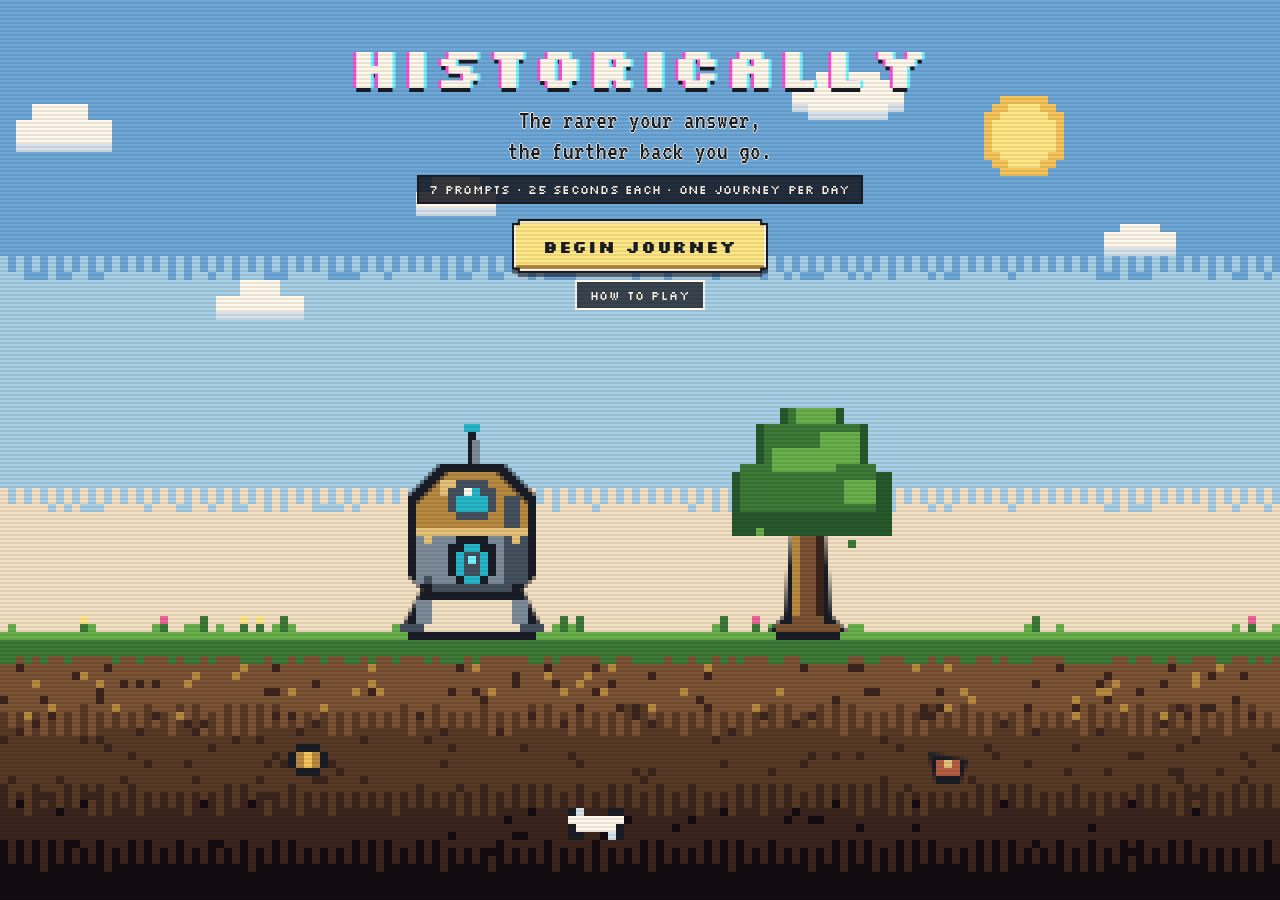
<file: public/index.html>
<!DOCTYPE html>
<html lang="en">
<head>
  <meta charset="UTF-8">
  <meta name="viewport" content="width=device-width, initial-scale=1.0">
  <title>Historically — Daily History Trivia</title>
  <link rel="preconnect" href="https://fonts.googleapis.com">
  <link rel="preconnect" href="https://fonts.gstatic.com" crossorigin>
  <link href="https://fonts.googleapis.com/css2?family=Silkscreen:wght@400;700&family=VT323&display=swap" rel="stylesheet">
  <link rel="stylesheet" href="css/landing.css">
</head>
<body>
  <!-- Full-screen procedural pixel-art stage -->
  <div id="scene-stage" class="scene-stage">
    <canvas id="scene-canvas" class="scene-canvas" aria-hidden="true"></canvas>

    <!-- Main landing overlay -->
    <main class="landing-overlay">
      <header class="hero-block">
        <h1 class="hero-title">HISTORICALLY</h1>
        <p class="hero-tagline">The rarer your answer, the further back you go.</p>
        <p class="hero-stats">7 prompts · 25 seconds each · one journey per day</p>

        <div class="hero-actions">
          <div class="pixel-btn-wrap">
            <a id="begin-btn" class="pixel-btn" href="play.html">Begin Journey</a>
          </div>
          <button
            id="how-toggle"
            class="how-toggle"
            type="button"
            aria-haspopup="dialog"
            aria-expanded="false"
            aria-controls="how-modal"
          >
            How to play
          </button>
        </div>
      </header>
    </main>
  </div>

  <!-- How to play modal -->
  <div
    id="how-modal"
    class="modal-backdrop"
    role="dialog"
    aria-modal="true"
    aria-labelledby="how-modal-title"
    hidden
  >
    <div class="modal-card">
      <div class="modal-header">
        <h2 id="how-modal-title" class="modal-title">How to play</h2>
        <button id="modal-close" class="modal-close" type="button" aria-label="Close modal">X</button>
      </div>
      <ol class="modal-steps">
        <li class="modal-step">
          <span class="modal-step__num" aria-hidden="true">1</span>
          <div>
            <h3 class="modal-step__heading">Answer</h3>
            <p class="modal-step__text">Type one answer for each of the 7 daily prompts before the 25-second clock runs out.</p>
          </div>
        </li>
        <li class="modal-step">
          <span class="modal-step__num" aria-hidden="true">2</span>
          <div>
            <h3 class="modal-step__heading">Get graded by rarity</h3>
            <p class="modal-step__text">Obvious picks score little. Obscure but correct answers earn rare tiers and bigger leaps.</p>
          </div>
        </li>
        <li class="modal-step">
          <span class="modal-step__num" aria-hidden="true">3</span>
          <div>
            <h3 class="modal-step__heading">Travel back in time</h3>
            <p class="modal-step__text">Start in the present and plunge deeper through the eras with every rare answer.</p>
          </div>
        </li>
      </ol>
    </div>
  </div>

  <!-- CRT scanline overlay & transition curtain -->
  <div class="crt-scanlines" aria-hidden="true"></div>
  <div id="fade-curtain" class="fade-curtain" aria-hidden="true"></div>

  <script src="js/scene.js"></script>
</body>
</html>
</file>
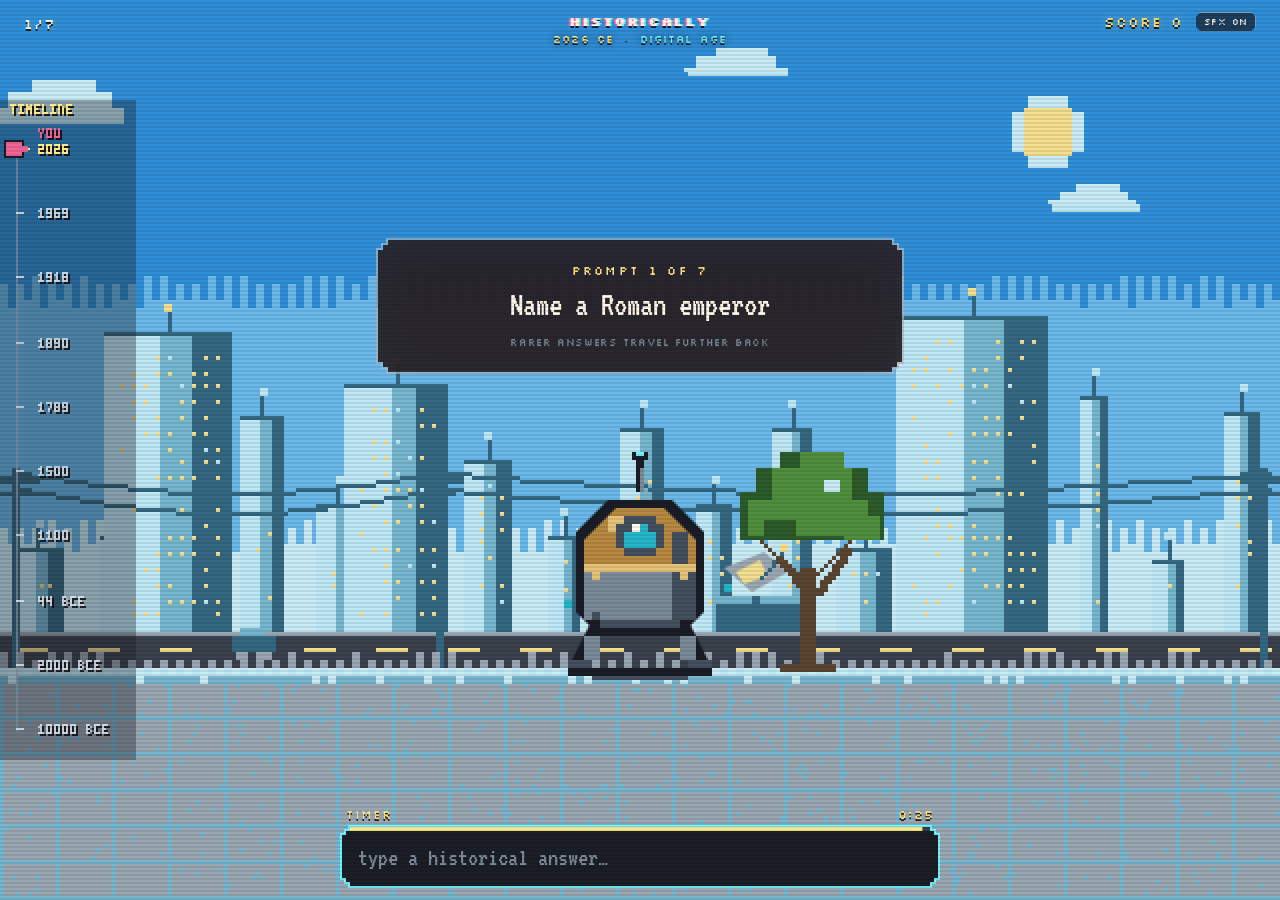
<file: public/play.html>
<!DOCTYPE html>
<html lang="en">
<head>
  <meta charset="UTF-8">
  <meta name="viewport" content="width=device-width, initial-scale=1.0, interactive-widget=resizes-content">
  <title>Playing — Historically</title>
  <link rel="preconnect" href="https://fonts.googleapis.com">
  <link rel="preconnect" href="https://fonts.gstatic.com" crossorigin>
  <link href="https://fonts.googleapis.com/css2?family=Silkscreen:wght@400;700&family=VT323&display=swap" rel="stylesheet">
  <link rel="stylesheet" href="css/play.css">
</head>
<body>
  <!-- Full-screen grounded era stage -->
  <div id="world-stage" class="world-stage">
    <canvas id="world-canvas" class="world-canvas" aria-hidden="true"></canvas>

    <!-- Tiny corner HUD: round counter, current year + era, score and sound -->
    <nav class="game-hud" aria-label="Game status">
      <span id="hud-round" class="hud-round">1/7</span>
      <div class="hud-center">
        <a class="hud-logo" href="index.html" aria-label="Back to home">HISTORICALLY</a>
        <p class="hud-era">
          <span id="hud-year">2026 CE</span>
          <span class="hud-era__sep" aria-hidden="true">·</span>
          <span id="hud-era-name">DIGITAL AGE</span>
        </p>
      </div>
      <div class="hud-right">
        <span id="hud-score" class="hud-score">SCORE 0</span>
        <button id="mute-toggle" class="hud-mute" type="button" aria-pressed="false">SFX ON</button>
      </div>
    </nav>

    <!-- In-world floating prompt panel (notched pixel corners, scanline texture) -->
    <div id="prompt-anchor" class="prompt-anchor is-hidden" aria-live="polite">
      <div class="prompt-frame">
        <div class="prompt-panel">
          <p id="prompt-label" class="prompt-label">PROMPT 1 OF 7</p>
          <h1 id="prompt-question" class="prompt-question">Loading…</h1>
          <p class="prompt-hint">rarer answers travel further back</p>
        </div>
      </div>
    </div>

    <!-- Large rolling year counter during a jump -->
    <div id="travel-counter" class="travel-counter" hidden aria-hidden="true">
      <span id="travel-counter-year" class="travel-counter__year">2026</span>
      <span id="travel-counter-suffix" class="travel-counter__suffix">CE</span>
    </div>

    <!-- Landing title card: rarity tier, era and destination year -->
    <div id="landing-tier" class="landing-tier" hidden role="dialog" aria-labelledby="landing-tier-name" aria-describedby="landing-tier-body">
      <p id="landing-tier-name" class="landing-tier__name"></p>
      <div id="landing-tier-body">
        <p id="landing-tier-answer" class="landing-tier__answer"></p>
        <p class="landing-tier__score">
          <span id="landing-tier-points" class="landing-tier__points"></span>
          <span aria-hidden="true">·</span>
          <span id="landing-tier-travel" class="landing-tier__travel"></span>
        </p>
        <p id="landing-tier-year" class="landing-tier__year"></p>
        <p id="landing-tier-era" class="landing-tier__era"></p>
        <p id="landing-tier-flavour" class="landing-tier__flavour"></p>
      </div>
      <button id="landing-tier-continue" class="landing-tier__continue" type="button">Continue</button>
    </div>

    <!-- Bottom-docked answer input with thin pixel timer bar on top edge -->
    <div id="answer-dock" class="answer-dock">
      <div class="answer-timer-meta" id="timer-meta">
        <span>TIMER</span>
        <span id="timer-clock">0:25</span>
      </div>
      <div class="answer-frame">
        <div class="answer-box">
          <div class="timer-track">
            <div id="timer-fill" class="timer-fill"></div>
          </div>
          <form id="answer-form" class="answer-form" action="javascript:void(0)">
            <label for="answer-input" class="sr-only">Your answer</label>
            <input
              id="answer-input"
              class="answer-input"
              type="text"
              placeholder="type a historical answer…"
              autocomplete="off"
              spellcheck="false"
              disabled
            >
          </form>
        </div>
      </div>
      <p id="answer-feedback" class="answer-feedback" role="status" aria-live="polite" hidden></p>
    </div>
  </div>

  <!-- CRT scanline overlay & fade curtain -->
  <div class="crt-scanlines" aria-hidden="true"></div>
  <div id="fade-curtain" class="fade-curtain" aria-hidden="true"></div>

  <!-- Modular scripts: data → era art → renderer → travel → HUD → game loop -->
  <script src="data/prompts.js"></script>
  <script src="js/game-data.js"></script>
  <script src="js/eras/era-utils.js"></script>
  <script src="js/eras/01-digital.js"></script>
  <script src="js/eras/02-cold-war.js"></script>
  <script src="js/eras/03-world-wars.js"></script>
  <script src="js/eras/04-industrial.js"></script>
  <script src="js/eras/05-revolutions.js"></script>
  <script src="js/eras/06-renaissance.js"></script>
  <script src="js/eras/07-medieval.js"></script>
  <script src="js/eras/08-classical.js"></script>
  <script src="js/eras/09-bronze-age.js"></script>
  <script src="js/eras/10-prehistory.js"></script>
  <script src="js/eras/eras-config.js"></script>
  <script src="js/audio.js"></script>
  <script src="js/time-machine.js"></script>
  <script src="js/time-travel.js"></script>
  <script src="js/scene-renderer.js"></script>
  <script src="js/hud.js"></script>
  <script src="js/prompt-panel.js"></script>
  <script src="js/game-loop.js"></script>
</body>
</html>
</file>
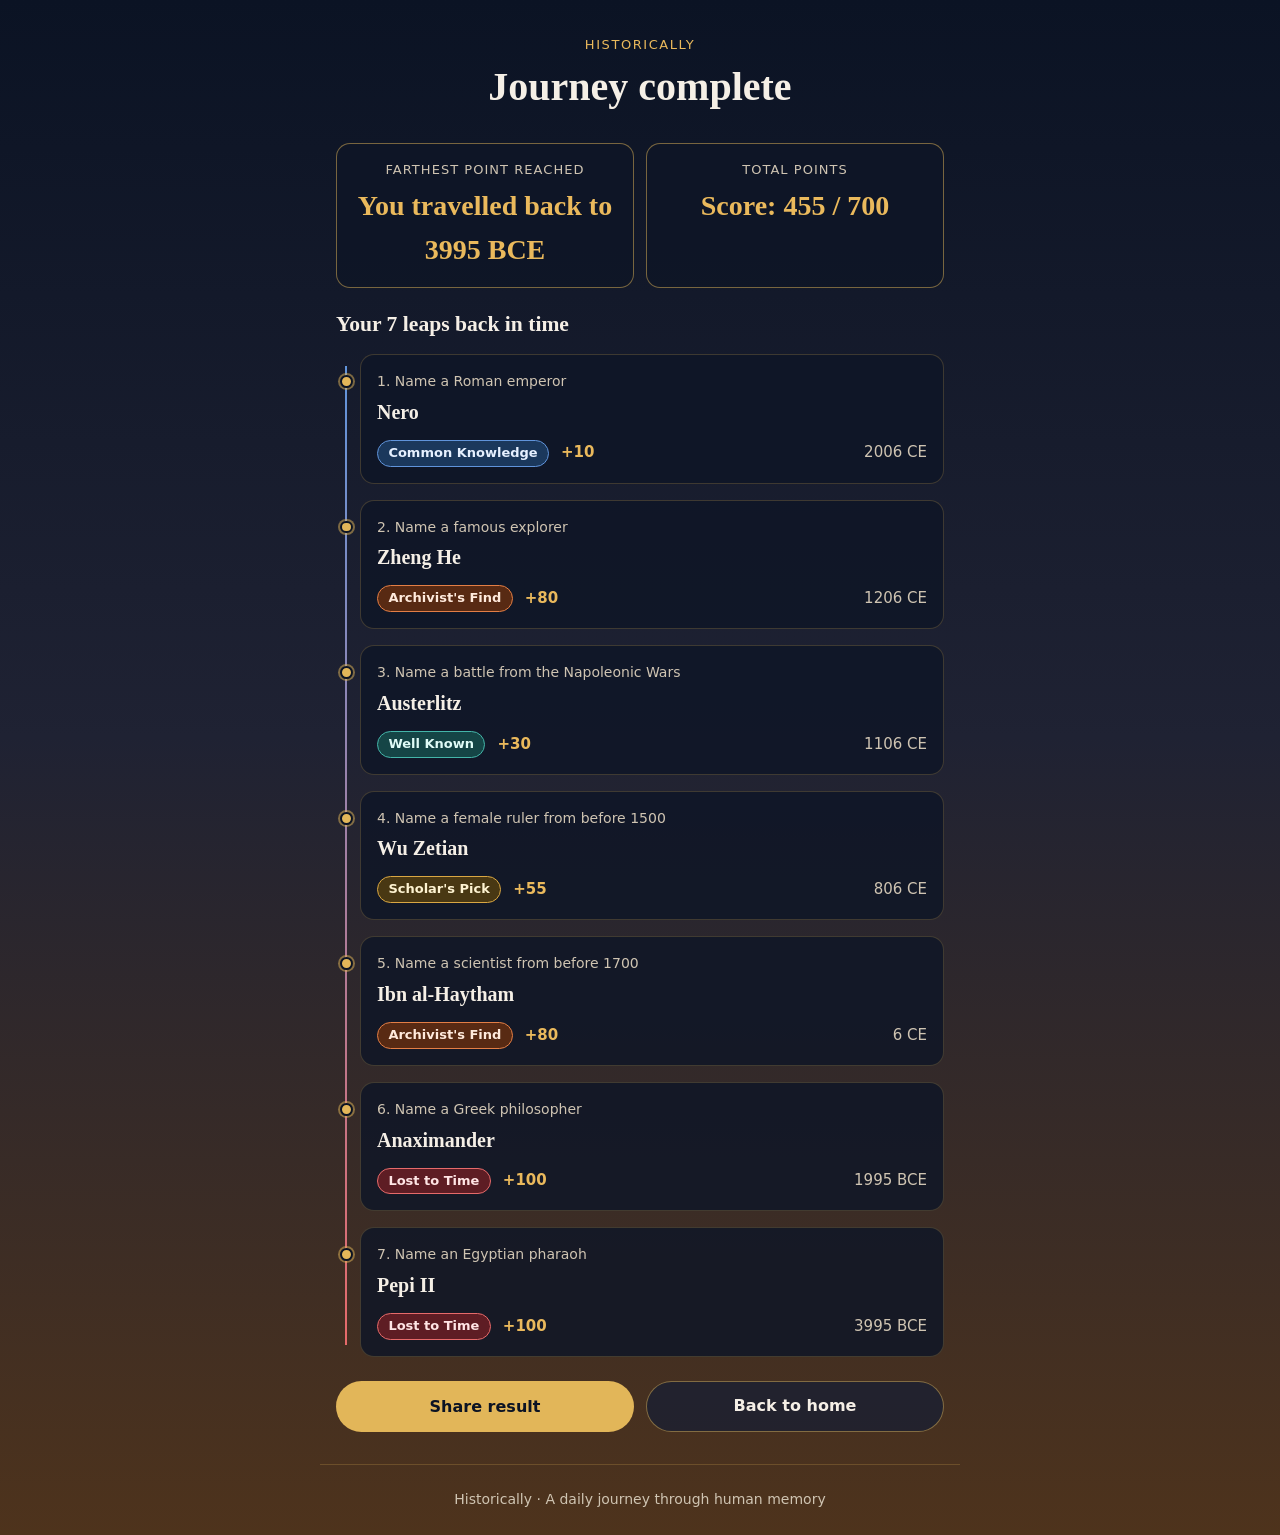
<file: public/results.html>
<!DOCTYPE html>
<html lang="en">
<head>
  <meta charset="UTF-8">
  <meta name="viewport" content="width=device-width, initial-scale=1.0">
  <title>Journey Complete — Historically</title>
  <link rel="stylesheet" href="css/style.css">
</head>
<body>
  <!-- Header: brand link and summary heading -->
  <header class="page-header results-hero">
    <a class="brand-mark" href="index.html">Historically</a>
    <h1 class="results-hero__title">Journey complete</h1>
  </header>

  <main class="page-main">
    <!-- Summary stats -->
    <section aria-label="Journey summary">
      <!-- LATER: JavaScript will make this live -->
      <div class="results-stats">
        <div class="stat-box">
          <p class="stat-box__label">Farthest point reached</p>
          <p class="stat-box__value">You travelled back to 3995 BCE</p>
        </div>
        <div class="stat-box">
          <p class="stat-box__label">Total points</p>
          <p class="stat-box__value">Score: 455 / 700</p>
        </div>
      </div>
    </section>

    <!-- Vertical timeline of the 7 answers -->
    <section aria-labelledby="timeline-heading">
      <h2 id="timeline-heading" class="section-heading">Your 7 leaps back in time</h2>
      <!-- LATER: JavaScript will make this live -->
      <ol class="timeline">
        <li class="timeline-node">
          <p class="timeline-node__prompt">1. Name a Roman emperor</p>
          <p class="timeline-node__answer">Nero</p>
          <div class="timeline-node__meta">
            <span class="tier-badge tier-badge--common">Common Knowledge</span>
            <span class="timeline-node__points">+10</span>
            <span class="timeline-node__year">2006 CE</span>
          </div>
        </li>

        <li class="timeline-node">
          <p class="timeline-node__prompt">2. Name a famous explorer</p>
          <p class="timeline-node__answer">Zheng He</p>
          <div class="timeline-node__meta">
            <span class="tier-badge tier-badge--archivist">Archivist's Find</span>
            <span class="timeline-node__points">+80</span>
            <span class="timeline-node__year">1206 CE</span>
          </div>
        </li>

        <li class="timeline-node">
          <p class="timeline-node__prompt">3. Name a battle from the Napoleonic Wars</p>
          <p class="timeline-node__answer">Austerlitz</p>
          <div class="timeline-node__meta">
            <span class="tier-badge tier-badge--well">Well Known</span>
            <span class="timeline-node__points">+30</span>
            <span class="timeline-node__year">1106 CE</span>
          </div>
        </li>

        <li class="timeline-node">
          <p class="timeline-node__prompt">4. Name a female ruler from before 1500</p>
          <p class="timeline-node__answer">Wu Zetian</p>
          <div class="timeline-node__meta">
            <span class="tier-badge tier-badge--scholar">Scholar's Pick</span>
            <span class="timeline-node__points">+55</span>
            <span class="timeline-node__year">806 CE</span>
          </div>
        </li>

        <li class="timeline-node">
          <p class="timeline-node__prompt">5. Name a scientist from before 1700</p>
          <p class="timeline-node__answer">Ibn al-Haytham</p>
          <div class="timeline-node__meta">
            <span class="tier-badge tier-badge--archivist">Archivist's Find</span>
            <span class="timeline-node__points">+80</span>
            <span class="timeline-node__year">6 CE</span>
          </div>
        </li>

        <li class="timeline-node">
          <p class="timeline-node__prompt">6. Name a Greek philosopher</p>
          <p class="timeline-node__answer">Anaximander</p>
          <div class="timeline-node__meta">
            <span class="tier-badge tier-badge--lost">Lost to Time</span>
            <span class="timeline-node__points">+100</span>
            <span class="timeline-node__year">1995 BCE</span>
          </div>
        </li>

        <li class="timeline-node">
          <p class="timeline-node__prompt">7. Name an Egyptian pharaoh</p>
          <p class="timeline-node__answer">Pepi II</p>
          <div class="timeline-node__meta">
            <span class="tier-badge tier-badge--lost">Lost to Time</span>
            <span class="timeline-node__points">+100</span>
            <span class="timeline-node__year">3995 BCE</span>
          </div>
        </li>
      </ol>
    </section>

    <!-- Action buttons -->
    <div class="results-actions">
      <!-- LATER: JavaScript will make this live -->
      <button class="btn btn--primary" type="button">Share result</button>
      <a class="btn btn--secondary" href="index.html">Back to home</a>
    </div>
  </main>

  <!-- Simple footer -->
  <footer class="page-footer">
    <p>Historically · A daily journey through human memory</p>
  </footer>
</body>
</html>
</file>
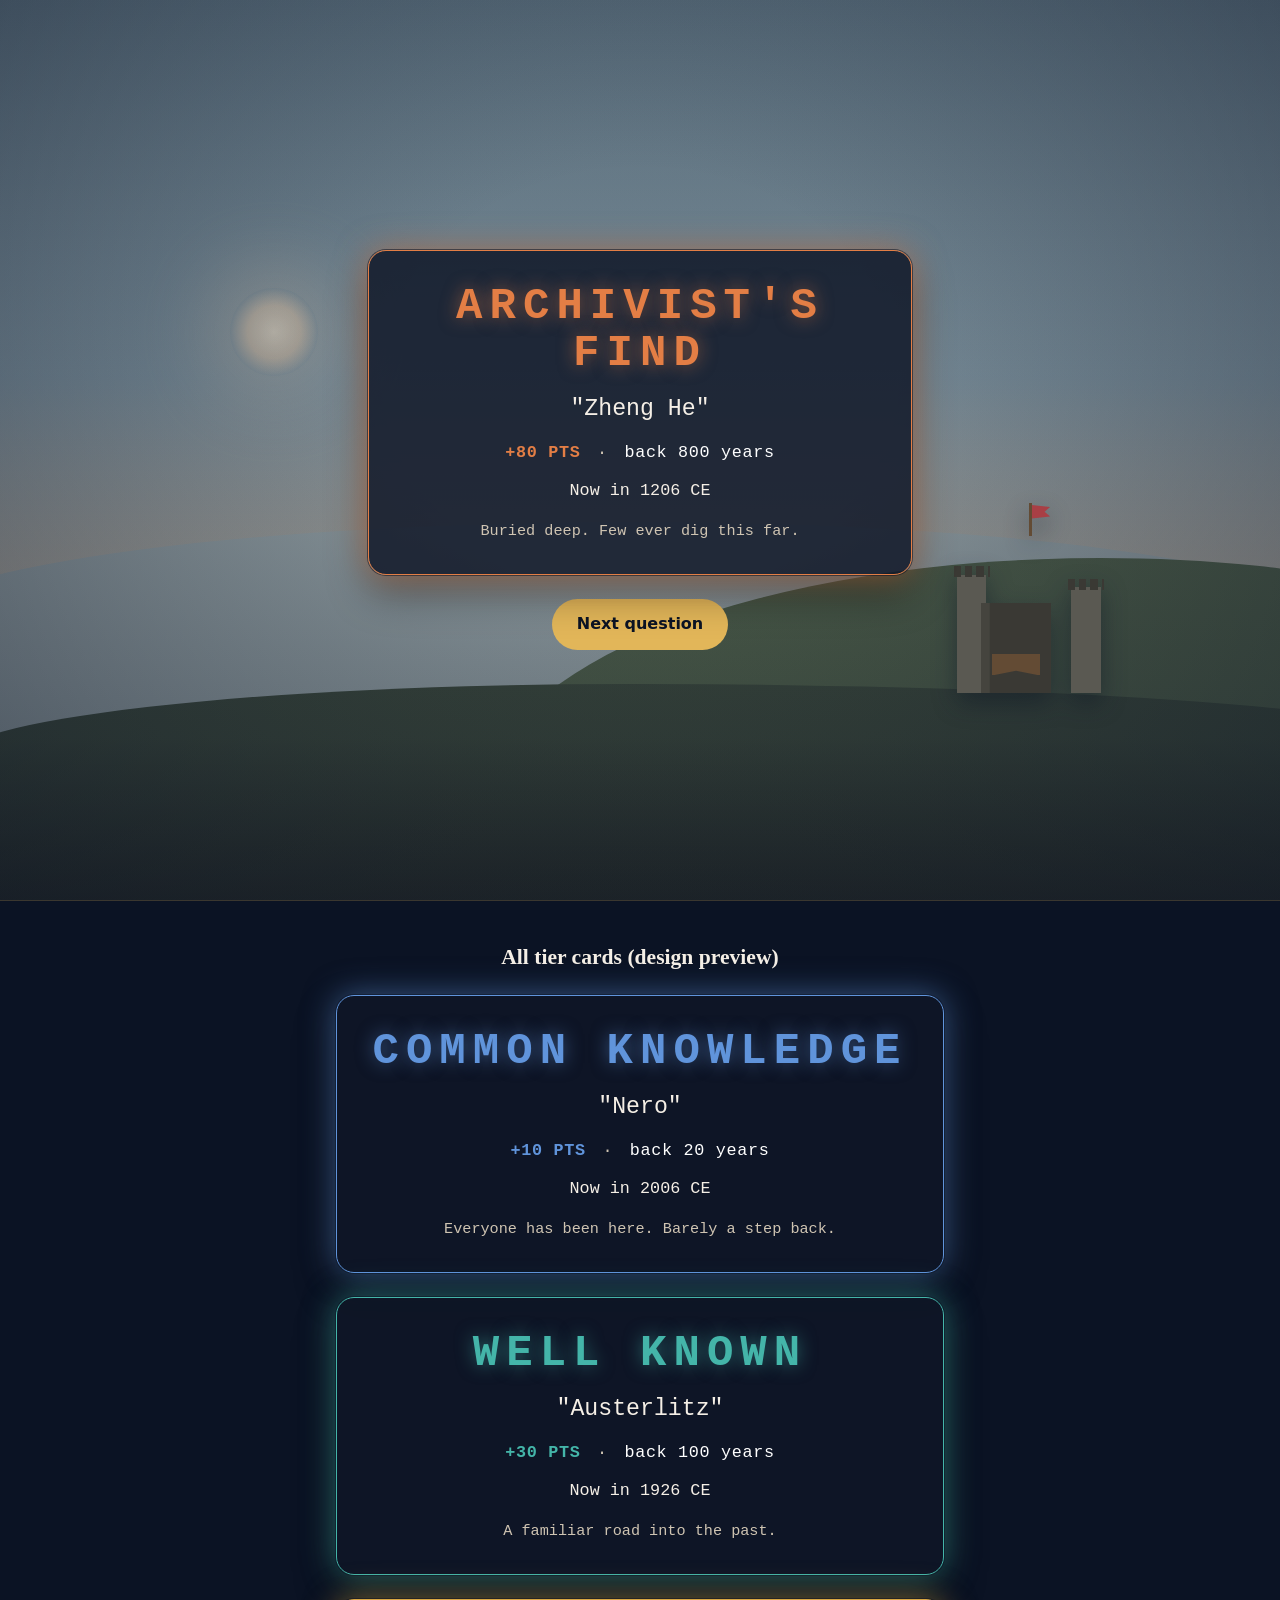
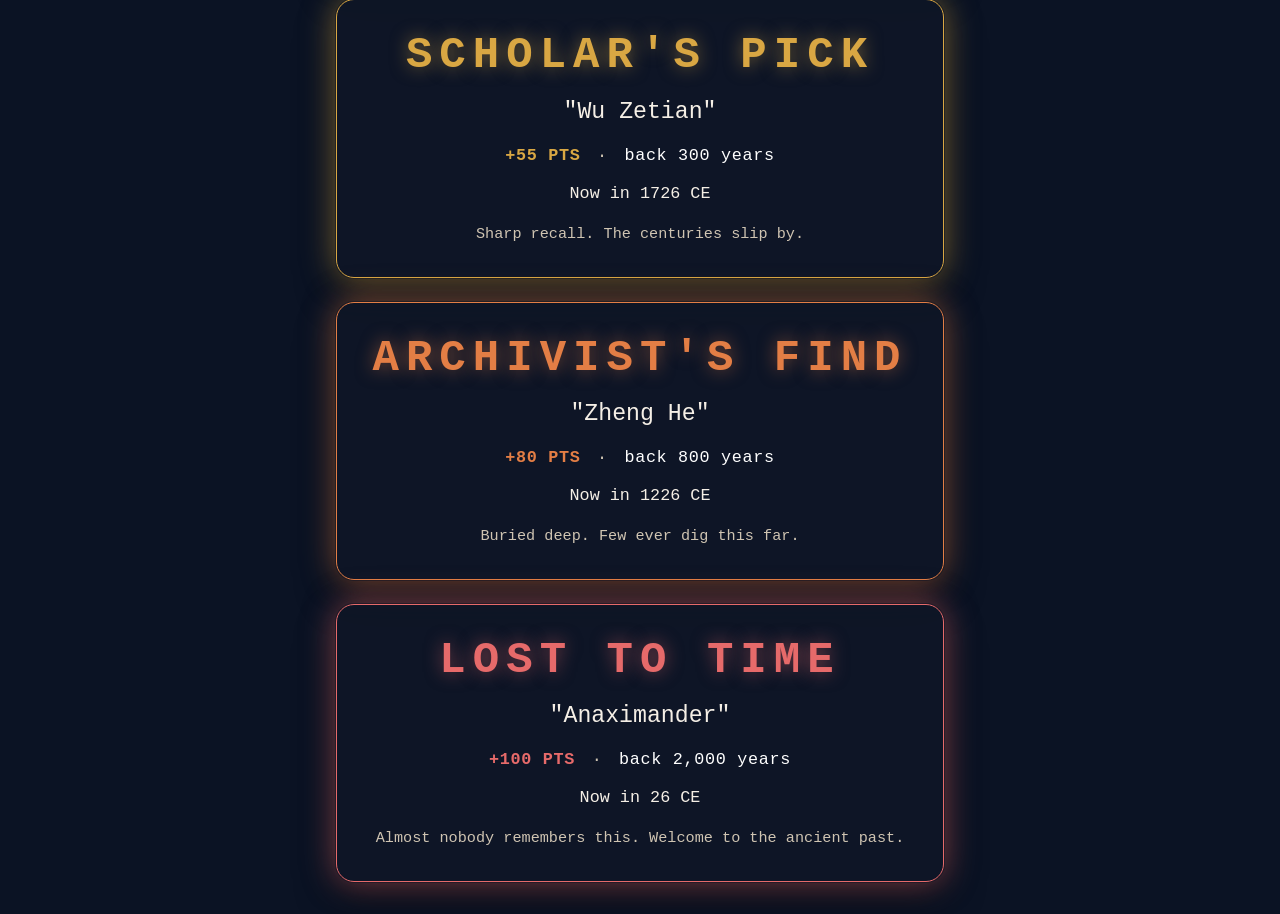
<file: public/reveal.html>
<!DOCTYPE html>
<html lang="en">
<head>
  <meta charset="UTF-8">
  <meta name="viewport" content="width=device-width, initial-scale=1.0">
  <title>Reveal — Historically</title>
  <link rel="stylesheet" href="css/style.css">
</head>
<body class="reveal-page">
  <!-- Sample: after answering question 2 of 7 (Zheng He → 1206 CE, Medieval) -->
  <section class="reveal-moment era-medieval" aria-label="Answer result">
    <div class="era-backdrop" aria-hidden="true">
      <div class="era-sky"></div>
      <div class="era-sun"></div>
      <div class="era-hills"></div>
      <div class="era-hills era-hills--castle"></div>
      <div class="era-hills era-hills--near"></div>
      <div class="era-castle">
        <div class="era-castle__tower era-castle__tower--left"></div>
        <div class="era-castle__keep"></div>
        <div class="era-castle__tower era-castle__tower--right"></div>
        <div class="era-castle__banner"></div>
      </div>
      <div class="era-ground"></div>
      <div class="era-vignette"></div>
    </div>

    <div class="reveal-content">
      <article class="result-card result-card--enter tier-archivist">
        <p class="result-card__tier">Archivist's Find</p>
        <p class="result-card__answer">"Zheng He"</p>
        <p class="result-card__score">
          <span class="result-card__points">+80 PTS</span>
          <span class="result-card__dot" aria-hidden="true">·</span>
          <span class="result-card__travel">back 800 years</span>
        </p>
        <p class="result-card__landed">Now in 1206 CE</p>
        <p class="result-card__flavour">Buried deep. Few ever dig this far.</p>
      </article>

      <a class="btn btn--primary" href="play.html">Next question</a>
    </div>
  </section>

  <!-- Development only: this section is for visual comparison, not the live game. -->
  <section class="tier-preview" aria-labelledby="tier-preview-heading">
    <div class="tier-preview__inner">
      <h2 id="tier-preview-heading" class="section-heading tier-preview__title">All tier cards (design preview)</h2>

      <article class="result-card tier-common">
        <p class="result-card__tier">Common Knowledge</p>
        <p class="result-card__answer">"Nero"</p>
        <p class="result-card__score">
          <span class="result-card__points">+10 PTS</span>
          <span class="result-card__dot" aria-hidden="true">·</span>
          <span class="result-card__travel">back 20 years</span>
        </p>
        <p class="result-card__landed">Now in 2006 CE</p>
        <p class="result-card__flavour">Everyone has been here. Barely a step back.</p>
      </article>

      <article class="result-card tier-well-known">
        <p class="result-card__tier">Well Known</p>
        <p class="result-card__answer">"Austerlitz"</p>
        <p class="result-card__score">
          <span class="result-card__points">+30 PTS</span>
          <span class="result-card__dot" aria-hidden="true">·</span>
          <span class="result-card__travel">back 100 years</span>
        </p>
        <p class="result-card__landed">Now in 1926 CE</p>
        <p class="result-card__flavour">A familiar road into the past.</p>
      </article>

      <article class="result-card tier-scholar">
        <p class="result-card__tier">Scholar's Pick</p>
        <p class="result-card__answer">"Wu Zetian"</p>
        <p class="result-card__score">
          <span class="result-card__points">+55 PTS</span>
          <span class="result-card__dot" aria-hidden="true">·</span>
          <span class="result-card__travel">back 300 years</span>
        </p>
        <p class="result-card__landed">Now in 1726 CE</p>
        <p class="result-card__flavour">Sharp recall. The centuries slip by.</p>
      </article>

      <article class="result-card tier-archivist">
        <p class="result-card__tier">Archivist's Find</p>
        <p class="result-card__answer">"Zheng He"</p>
        <p class="result-card__score">
          <span class="result-card__points">+80 PTS</span>
          <span class="result-card__dot" aria-hidden="true">·</span>
          <span class="result-card__travel">back 800 years</span>
        </p>
        <p class="result-card__landed">Now in 1226 CE</p>
        <p class="result-card__flavour">Buried deep. Few ever dig this far.</p>
      </article>

      <article class="result-card tier-lost">
        <p class="result-card__tier">Lost to Time</p>
        <p class="result-card__answer">"Anaximander"</p>
        <p class="result-card__score">
          <span class="result-card__points">+100 PTS</span>
          <span class="result-card__dot" aria-hidden="true">·</span>
          <span class="result-card__travel">back 2,000 years</span>
        </p>
        <p class="result-card__landed">Now in 26 CE</p>
        <p class="result-card__flavour">Almost nobody remembers this. Welcome to the ancient past.</p>
      </article>
    </div>
  </section>
</body>
</html>
</file>
<file: public/css/landing.css>
/* ==========================================================================
   Historically — Pixel-Art Landing Page Styles
   ========================================================================== */

:root {
  /* UI & Pixel Palette */
  --ui-ink: #1a1d26;
  --ui-cream: #fff8eb;
  --ui-sky: #a8d0e6;
  --ui-gold: #ffe885;
  --ui-gold-dark: #b88940;
  --ui-cyan: #72f5ff;
  --ui-pink: #ff4fd8;
  --ui-panel: #140d12;

  /* Typography */
  --font-pixel-display: "Silkscreen", monospace;
  --font-pixel-body: "VT323", "Silkscreen", monospace;
}

*,
*::before,
*::after {
  box-sizing: border-box;
}

html,
body {
  margin: 0;
  padding: 0;
  width: 100%;
  height: 100%;
  overflow: hidden;
  background-color: #140d12;
  color: var(--ui-cream);
  font-family: var(--font-pixel-body);
}

/* --------------------------------------------------------------------------
   Full-screen Pixel Canvas
   -------------------------------------------------------------------------- */
.scene-stage {
  position: relative;
  width: 100%;
  height: 100dvh;
  overflow: hidden;
}

.scene-canvas {
  position: absolute;
  inset: 0;
  display: block;
  image-rendering: pixelated;
  image-rendering: crisp-edges;
}

/* Screen shake played briefly when "Begin Journey" is clicked */
.scene-stage.is-shaking {
  animation: pixel-shake 0.36s steps(4, end);
}

@keyframes pixel-shake {
  0% { transform: translate(0, 0); }
  25% { transform: translate(-4px, 3px); }
  50% { transform: translate(4px, -3px); }
  75% { transform: translate(-3px, -2px); }
  100% { transform: translate(0, 0); }
}

/* Fade to dark before transitioning to play.html */
.fade-curtain {
  position: fixed;
  inset: 0;
  z-index: 30;
  background-color: #0b1324;
  opacity: 0;
  pointer-events: none;
  transition: opacity 0.45s ease;
}

.fade-curtain.is-visible {
  opacity: 1;
  pointer-events: auto;
}

/* --------------------------------------------------------------------------
   Full-screen CRT Scanline Overlay
   -------------------------------------------------------------------------- */
.crt-scanlines {
  position: fixed;
  inset: 0;
  z-index: 20;
  pointer-events: none;
  opacity: 0.1;
  background-image: repeating-linear-gradient(
    to bottom,
    rgba(0, 0, 0, 0) 0px,
    rgba(0, 0, 0, 0) 2px,
    rgba(0, 0, 0, 0.85) 2px,
    rgba(0, 0, 0, 0.85) 4px
  );
}

/* --------------------------------------------------------------------------
   Hero Overlay (sits in the upper sky above the time machine & tree)
   -------------------------------------------------------------------------- */
.landing-overlay {
  position: relative;
  z-index: 10;
  width: 100%;
  height: 100%;
  padding: clamp(1rem, 4vh, 2.75rem) 1rem 1rem;
  display: flex;
  flex-direction: column;
  align-items: center;
  text-align: center;
}

.hero-block {
  max-width: 38rem;
  display: flex;
  flex-direction: column;
  align-items: center;
  gap: 0.55rem;
}

.hero-title {
  margin: 0;
  font-family: var(--font-pixel-display);
  font-weight: 700;
  font-size: clamp(1.85rem, 6.2vw, 3.6rem);
  line-height: 1.05;
  letter-spacing: 0.04em;
  color: var(--ui-cream);
  /* Chromatic aberration effect: 3px pink left, 3px cyan right, plus crisp drop */
  text-shadow:
    -3px 0 0 var(--ui-pink),
    3px 0 0 var(--ui-cyan),
    0 4px 0 var(--ui-ink);
}

.hero-tagline {
  margin: 0;
  max-width: 22rem;
  font-family: var(--font-pixel-body);
  font-size: clamp(1.2rem, 3.4vw, 1.65rem);
  line-height: 1.15;
  text-wrap: balance;
  color: var(--ui-ink);
  text-shadow:
    1px 0 0 rgba(255, 248, 235, 0.85),
    -1px 0 0 rgba(255, 248, 235, 0.85),
    0 1px 0 rgba(255, 248, 235, 0.85),
    0 -1px 0 rgba(255, 248, 235, 0.85);
}

.hero-stats {
  margin: 0;
  padding: 0.25rem 0.65rem;
  font-family: var(--font-pixel-display);
  font-size: clamp(0.56rem, 1.8vw, 0.78rem);
  line-height: 1.35;
  text-wrap: balance;
  letter-spacing: 0.02em;
  color: var(--ui-cream);
  background-color: rgba(26, 29, 38, 0.88);
  border: 2px solid var(--ui-ink);
}

/* --------------------------------------------------------------------------
   Chunky Pixel Button (stepped clip-path polygon + 2px border)
   -------------------------------------------------------------------------- */
.hero-actions {
  margin-top: 0.55rem;
  display: flex;
  flex-direction: column;
  align-items: center;
  gap: 0.55rem;
}

.pixel-btn-wrap {
  display: inline-block;
  /* Crisp 2px outer outline around the stepped notched polygon */
  filter:
    drop-shadow(2px 0 0 var(--ui-ink))
    drop-shadow(-2px 0 0 var(--ui-ink))
    drop-shadow(0 2px 0 var(--ui-ink))
    drop-shadow(0 -2px 0 var(--ui-ink))
    drop-shadow(0 4px 0 rgba(20, 13, 18, 0.55));
}

.pixel-btn {
  display: inline-flex;
  align-items: center;
  justify-content: center;
  padding: 0.78rem 1.7rem;
  font-family: var(--font-pixel-display);
  font-weight: 700;
  font-size: clamp(0.9rem, 2.5vw, 1.05rem);
  letter-spacing: 0.04em;
  text-transform: uppercase;
  text-decoration: none;
  color: var(--ui-ink);
  background-color: var(--ui-gold);
  border: 2px solid var(--ui-cream);
  cursor: pointer;
  /* Stepped notched corners */
  clip-path: polygon(
    6px 0%,
    calc(100% - 6px) 0%,
    calc(100% - 6px) 4px,
    100% 4px,
    100% calc(100% - 4px),
    calc(100% - 6px) calc(100% - 4px),
    calc(100% - 6px) 100%,
    6px 100%,
    6px calc(100% - 4px),
    0% calc(100% - 4px),
    0% 4px,
    6px 4px
  );
  box-shadow: inset 0 -4px 0 var(--ui-gold-dark);
  transition: transform 0.08s steps(2), background-color 0.12s ease;
}

.pixel-btn:hover {
  background-color: #fff0a8;
  transform: translateY(-2px);
}

.pixel-btn:active {
  transform: translateY(2px);
  box-shadow: inset 0 -2px 0 var(--ui-gold-dark);
}

.pixel-btn:focus-visible,
.how-toggle:focus-visible,
.modal-close:focus-visible {
  outline: 3px solid var(--ui-cyan);
  outline-offset: 4px;
}

.how-toggle {
  background-color: rgba(26, 29, 38, 0.78);
  color: var(--ui-cream);
  border: 2px solid var(--ui-cream);
  padding: 0.35rem 0.8rem;
  font-family: var(--font-pixel-display);
  font-size: 0.72rem;
  letter-spacing: 0.04em;
  text-transform: uppercase;
  cursor: pointer;
}

.how-toggle:hover {
  background-color: var(--ui-ink);
  color: var(--ui-cyan);
  border-color: var(--ui-cyan);
}

/* --------------------------------------------------------------------------
   How to Play Modal
   -------------------------------------------------------------------------- */
.modal-backdrop {
  position: fixed;
  inset: 0;
  z-index: 25;
  display: grid;
  place-items: center;
  padding: 1rem;
  background-color: rgba(11, 19, 36, 0.84);
}

.modal-backdrop[hidden] {
  display: none;
}

.modal-card {
  width: 100%;
  max-width: 26rem;
  padding: 1.25rem;
  background-color: var(--ui-panel);
  border: 3px solid var(--ui-gold);
  box-shadow:
    0 0 0 3px var(--ui-ink),
    0 14px 32px rgba(0, 0, 0, 0.6);
  text-align: left;
}

.modal-header {
  display: flex;
  align-items: center;
  justify-content: space-between;
  gap: 0.75rem;
  margin-bottom: 1rem;
  padding-bottom: 0.65rem;
  border-bottom: 2px solid rgba(255, 232, 133, 0.3);
}

.modal-title {
  margin: 0;
  font-family: var(--font-pixel-display);
  font-size: 1rem;
  color: var(--ui-gold);
  text-transform: uppercase;
}

.modal-close {
  background-color: var(--ui-ink);
  color: var(--ui-cream);
  border: 2px solid var(--ui-cream);
  padding: 0.25rem 0.55rem;
  font-family: var(--font-pixel-display);
  font-size: 0.75rem;
  cursor: pointer;
}

.modal-close:hover {
  color: var(--ui-cyan);
  border-color: var(--ui-cyan);
}

.modal-steps {
  list-style: none;
  margin: 0;
  padding: 0;
  display: grid;
  gap: 0.85rem;
}

.modal-step {
  display: grid;
  grid-template-columns: 1.85rem 1fr;
  gap: 0.65rem;
  align-items: start;
}

.modal-step__num {
  display: grid;
  place-items: center;
  width: 1.85rem;
  height: 1.85rem;
  font-family: var(--font-pixel-display);
  font-size: 0.8rem;
  color: var(--ui-ink);
  background-color: var(--ui-cyan);
  border: 2px solid var(--ui-cream);
}

.modal-step__heading {
  margin: 0 0 0.15rem;
  font-family: var(--font-pixel-display);
  font-size: 0.82rem;
  color: var(--ui-cream);
}

.modal-step__text {
  margin: 0;
  font-size: 1.25rem;
  line-height: 1.15;
  color: var(--ui-sky);
}

/* --------------------------------------------------------------------------
   Reduced Motion
   -------------------------------------------------------------------------- */
@media (prefers-reduced-motion: reduce) {
  .scene-stage.is-shaking {
    animation: none;
  }

  .pixel-btn,
  .fade-curtain {
    transition: none;
  }
}
</file>
<file: public/css/play.css>
/* ==========================================================================
   Historically — In-Game World Screen Styles
   All colors stay within the shared 23-color pixel-art palette.
   ========================================================================== */

:root {
  /* Core Palette */
  --p-ink: #1a1d26;
  --p-void: #140d12;
  --p-cream: #fff8eb;
  --p-mist: #d8e4ed;
  --p-steel-mid: #7c8b99;
  --p-steel-dark: #44505e;
  --p-gold: #ffe885;
  --p-brass: #e6c27a;
  --p-brass-mid: #b88940;
  --p-cyan: #72f5ff;
  --p-cyan-mid: #26b6c9;
  --p-pink: #f06595;
  --p-grass: #6ab04c;
  --p-pottery: #b55d42;

  /* Typography */
  --font-pixel-display: "Silkscreen", monospace;
  --font-pixel-body: "VT323", "Silkscreen", monospace;

  /* Dynamic viewport & safe-area offsets updated by hud.js */
  --kb-offset: 0px;
}

*,
*::before,
*::after {
  box-sizing: border-box;
}

html,
body {
  margin: 0;
  padding: 0;
  width: 100%;
  height: 100%;
  overflow: hidden;
  background-color: var(--p-void);
  color: var(--p-cream);
  font-family: var(--font-pixel-body);
}

/* --------------------------------------------------------------------------
   Full-Screen Pixel World Stage
   -------------------------------------------------------------------------- */
.world-stage {
  position: relative;
  width: 100%;
  height: 100dvh;
  overflow: hidden;
}

.world-canvas {
  position: absolute;
  inset: 0;
  display: block;
  image-rendering: pixelated;
  image-rendering: crisp-edges;
}

/* Full-screen CRT scanline overlay */
.crt-scanlines {
  position: fixed;
  inset: 0;
  z-index: 40;
  pointer-events: none;
  opacity: 0.09;
  background-image: repeating-linear-gradient(
    to bottom,
    rgba(0, 0, 0, 0) 0px,
    rgba(0, 0, 0, 0) 2px,
    rgba(0, 0, 0, 0.9) 2px,
    rgba(0, 0, 0, 0.9) 4px
  );
}

/* Fade curtain between game end and results.html */
.fade-curtain {
  position: fixed;
  inset: 0;
  z-index: 50;
  background-color: var(--p-void);
  opacity: 0;
  pointer-events: none;
  transition: opacity 0.45s ease;
}

.fade-curtain.is-visible {
  opacity: 1;
  pointer-events: auto;
}

/* --------------------------------------------------------------------------
   Tiny Corner HUD (no container boxes)
   -------------------------------------------------------------------------- */
.game-hud {
  position: fixed;
  top: max(0.75rem, env(safe-area-inset-top));
  left: 0;
  right: 0;
  z-index: 30;
  padding-inline: clamp(0.85rem, 3vw, 1.5rem);
  display: grid;
  grid-template-columns: 1fr auto 1fr;
  align-items: start;
  gap: 0.75rem;
  pointer-events: none;
}

.hud-round {
  justify-self: start;
  padding-top: 0.1rem;
}

.hud-round,
.hud-score {
  font-family: var(--font-pixel-display);
  font-size: clamp(0.72rem, 2vw, 0.88rem);
  letter-spacing: 0.08em;
  white-space: nowrap;
  color: var(--p-cream);
  text-shadow:
    0 2px 0 var(--p-ink),
    0 0 10px rgba(114, 245, 255, 0.45);
}

.hud-score {
  color: var(--p-gold);
  text-shadow:
    0 2px 0 var(--p-ink),
    0 0 10px rgba(255, 232, 133, 0.45);
}

.hud-center {
  display: flex;
  flex-direction: column;
  align-items: center;
  gap: 0.18rem;
  min-width: 0;
}

/* Small logo with chromatic aberration (only logo & result text get this) */
.hud-logo {
  pointer-events: auto;
  font-family: var(--font-pixel-display);
  font-size: clamp(0.64rem, 1.8vw, 0.82rem);
  font-weight: 700;
  letter-spacing: 0.12em;
  text-decoration: none;
  color: var(--p-cream);
  text-shadow:
    -2px 0 0 var(--p-pink),
    2px 0 0 var(--p-cyan),
    0 2px 0 var(--p-ink);
}

.hud-era {
  margin: 0;
  font-family: var(--font-pixel-display);
  font-size: clamp(0.55rem, 1.6vw, 0.68rem);
  letter-spacing: 0.1em;
  white-space: nowrap;
  color: var(--p-mist);
  text-shadow:
    0 2px 0 var(--p-ink),
    0 0 8px rgba(20, 13, 18, 0.8);
}

#hud-year {
  color: var(--p-gold);
}

#hud-era-name {
  color: var(--p-cyan);
}

.hud-era__sep {
  padding-inline: 0.3em;
  color: var(--p-steel-mid);
}

.hud-right {
  justify-self: end;
  display: flex;
  align-items: center;
  gap: clamp(0.45rem, 1.4vw, 0.8rem);
}

.hud-mute {
  pointer-events: auto;
  appearance: none;
  padding: 0.28rem 0.46rem 0.24rem;
  border: 1px solid rgba(216, 228, 237, 0.55);
  background-color: rgba(20, 13, 18, 0.62);
  color: var(--p-cream);
  font-family: var(--font-pixel-display);
  font-size: clamp(0.48rem, 1.4vw, 0.58rem);
  letter-spacing: 0.05em;
  line-height: 1;
  white-space: nowrap;
  cursor: pointer;
  clip-path: polygon(
    4px 0%, calc(100% - 4px) 0%, calc(100% - 4px) 2px, calc(100% - 2px) 2px,
    calc(100% - 2px) 4px, 100% 4px, 100% calc(100% - 4px),
    calc(100% - 2px) calc(100% - 4px), calc(100% - 2px) calc(100% - 2px),
    calc(100% - 4px) calc(100% - 2px), calc(100% - 4px) 100%, 4px 100%,
    4px calc(100% - 2px), 2px calc(100% - 2px), 2px calc(100% - 4px),
    0% calc(100% - 4px), 0% 4px, 2px 4px, 2px 2px, 4px 2px
  );
}

.hud-mute:hover,
.hud-mute:focus-visible {
  color: var(--p-ink);
  background-color: var(--p-cyan);
  outline: none;
}

.hud-mute.is-muted {
  color: var(--p-steel-mid);
  border-color: rgba(124, 139, 153, 0.45);
}

.hud-logo:focus-visible {
  outline: 2px solid var(--p-cyan);
  outline-offset: 4px;
}

/* --------------------------------------------------------------------------
   In-World Prompt Panel (notched 5px steps, thin light border, scanlines)
   -------------------------------------------------------------------------- */
.prompt-anchor {
  position: fixed;
  left: 50%;
  top: 50%;
  z-index: 20;
  width: min(90vw, 33rem);
  transform: translate(-50%, -50%);
  pointer-events: none;
}

/* Outer frame provides the thin lighter border around the 5px notched polygon */
.prompt-frame {
  padding: 2px;
  background-color: rgba(216, 228, 237, 0.55);
  clip-path: polygon(
    10px 0%,
    calc(100% - 10px) 0%,
    calc(100% - 10px) 5px,
    calc(100% - 5px) 5px,
    calc(100% - 5px) 10px,
    100% 10px,
    100% calc(100% - 10px),
    calc(100% - 5px) calc(100% - 10px),
    calc(100% - 5px) calc(100% - 5px),
    calc(100% - 10px) calc(100% - 5px),
    calc(100% - 10px) 100%,
    10px 100%,
    10px calc(100% - 5px),
    5px calc(100% - 5px),
    5px calc(100% - 10px),
    0% calc(100% - 10px),
    0% 10px,
    5px 10px,
    5px 5px,
    10px 5px
  );
  filter: drop-shadow(0 10px 24px rgba(20, 13, 18, 0.72));
}

.prompt-panel {
  position: relative;
  padding: clamp(1rem, 3vw, 1.45rem) clamp(1rem, 3.5vw, 1.75rem);
  background-color: rgba(20, 13, 18, 0.84);
  text-align: center;
  clip-path: polygon(
    10px 0%,
    calc(100% - 10px) 0%,
    calc(100% - 10px) 5px,
    calc(100% - 5px) 5px,
    calc(100% - 5px) 10px,
    100% 10px,
    100% calc(100% - 10px),
    calc(100% - 5px) calc(100% - 10px),
    calc(100% - 5px) calc(100% - 5px),
    calc(100% - 10px) calc(100% - 5px),
    calc(100% - 10px) 100%,
    10px 100%,
    10px calc(100% - 5px),
    5px calc(100% - 5px),
    5px calc(100% - 10px),
    0% calc(100% - 10px),
    0% 10px,
    5px 10px,
    5px 5px,
    10px 5px
  );
}

/* Faint scanline texture inside the prompt panel */
.prompt-panel::before {
  content: "";
  position: absolute;
  inset: 0;
  pointer-events: none;
  opacity: 0.14;
  background-image: repeating-linear-gradient(
    to bottom,
    rgba(255, 255, 255, 0) 0px,
    rgba(255, 255, 255, 0) 2px,
    rgba(255, 248, 235, 0.25) 2px,
    rgba(255, 248, 235, 0.25) 4px
  );
}

.prompt-label {
  position: relative;
  margin: 0 0 0.55rem;
  font-family: var(--font-pixel-display);
  font-size: clamp(0.62rem, 1.8vw, 0.72rem);
  letter-spacing: 0.2em;
  text-transform: uppercase;
  color: var(--p-gold);
}

.prompt-question {
  position: relative;
  margin: 0 auto 0.65rem;
  max-width: 24ch;
  font-family: var(--font-pixel-body);
  font-weight: 400;
  font-size: clamp(1.45rem, 4.4vw, 2.1rem);
  line-height: 1.12;
  color: var(--p-cream);
  text-wrap: balance;
}

.prompt-hint {
  position: relative;
  margin: 0;
  font-family: var(--font-pixel-display);
  font-size: clamp(0.54rem, 1.5vw, 0.64rem);
  letter-spacing: 0.06em;
  color: var(--p-steel-mid);
}

/* Panel visibility states */
.prompt-anchor.is-hidden {
  opacity: 0;
  transform: translate(-50%, -50%) scale(0.96);
}

.prompt-anchor.is-entering {
  animation: panel-step-in 0.28s steps(4, end) forwards;
}

@keyframes panel-step-in {
  0% {
    opacity: 0;
    transform: translate(-50%, calc(-50% + 8px));
  }
  100% {
    opacity: 1;
    transform: translate(-50%, -50%);
  }
}

/* --------------------------------------------------------------------------
   Large Rolling Year Counter & Landing Title Card
   -------------------------------------------------------------------------- */
.travel-counter {
  position: fixed;
  top: clamp(6.5rem, 15vh, 10rem);
  left: 50%;
  z-index: 34;
  display: flex;
  align-items: baseline;
  justify-content: center;
  gap: 0.22em;
  transform: translateX(-50%);
  text-align: center;
  pointer-events: none;
  white-space: nowrap;
}

.travel-counter[hidden] {
  display: none;
}

.travel-counter__year {
  font-family: var(--font-pixel-display);
  font-weight: 700;
  font-size: clamp(2.5rem, 8vw, 5.2rem);
  line-height: 1;
  letter-spacing: 0.02em;
  color: var(--p-cream);
  text-shadow:
    -3px 0 0 var(--p-pink),
    3px 0 0 var(--p-cyan),
    0 4px 0 var(--p-ink),
    0 0 22px rgba(114, 245, 255, 0.5);
}

.travel-counter__suffix {
  font-family: var(--font-pixel-display);
  font-size: clamp(0.85rem, 2.7vw, 1.35rem);
  letter-spacing: 0.08em;
  color: var(--p-cyan);
  text-shadow: 0 2px 0 var(--p-ink);
}

.travel-counter.is-rolling .travel-counter__year {
  animation: year-roll-flicker 0.12s steps(2, end) infinite;
}

@keyframes year-roll-flicker {
  0%, 100% { transform: translateX(0); }
  50% { transform: translateX(2px); }
}

/* Tier reveal card: dark translucent panel so it reads on any backdrop. */
.landing-tier {
  --tier-color: var(--p-mist);
  position: fixed;
  left: 50%;
  top: 14%;
  z-index: 34;
  width: min(calc(100vw - 1.5rem), 34rem);
  max-height: calc(100dvh - 5.5rem);
  overflow-y: auto;
  padding: 1.1rem 1rem 1rem;
  border: 2px solid var(--tier-color);
  border-radius: 14px;
  background: rgba(8, 12, 30, 0.82);
  box-shadow:
    0 0 0 1px rgba(0, 0, 0, 0.6),
    0 0 24px color-mix(in srgb, var(--tier-color) 35%, transparent),
    0 10px 28px rgba(0, 0, 0, 0.55);
  transform: translateX(-50%);
  text-align: center;
  color: var(--p-cream);
  text-shadow:
    0 2px 0 rgba(0, 0, 0, 0.9),
    0 0 4px rgba(0, 0, 0, 0.85);
  opacity: 0;
}

/* Tier text colours: lightened tier hues, >= 4.5:1 on the panel even over white. */
.landing-tier[data-tier="common"] { --tier-color: #8cb8ff; }
.landing-tier[data-tier="well"] { --tier-color: #6fd8cb; }
.landing-tier[data-tier="scholar"] { --tier-color: var(--p-brass); }
.landing-tier[data-tier="archivist"] { --tier-color: #ff9f6b; }
.landing-tier[data-tier="lost"] { --tier-color: #ff8a8a; }
.landing-tier[data-tier="timeout"] { --tier-color: var(--p-mist); }

.landing-tier[hidden] {
  display: none;
}

.landing-tier.is-showing {
  opacity: 1;
  animation: tier-card-in 0.5s ease-out both;
}

.landing-tier.is-leaving {
  opacity: 0;
  animation: tier-card-out 0.25s ease-in both;
}

@keyframes tier-card-in {
  from {
    opacity: 0;
    transform: translate(-50%, 10px) scale(0.97);
  }
  to {
    opacity: 1;
    transform: translate(-50%, 0) scale(1);
  }
}

@keyframes tier-card-out {
  from { opacity: 1; }
  to { opacity: 0; }
}

@keyframes tier-card-fade-in {
  from { opacity: 0; }
  to { opacity: 1; }
}

.landing-tier__name {
  margin: 0 0 0.55rem;
  font-family: var(--font-pixel-display);
  font-weight: 700;
  font-size: clamp(1.75rem, 6.4vw, 2.75rem);
  line-height: 1.1;
  letter-spacing: 0.08em;
  text-transform: uppercase;
  overflow-wrap: break-word;
  color: var(--tier-color);
  text-shadow:
    0 2px 0 #000,
    0 0 6px rgba(0, 0, 0, 0.9),
    0 0 18px color-mix(in srgb, var(--tier-color) 60%, transparent);
}

.landing-tier__answer {
  margin: 0 0 0.45rem;
  font-family: var(--font-pixel-body);
  font-size: clamp(1.45rem, 4.6vw, 1.85rem);
  line-height: 1.1;
  overflow-wrap: anywhere;
  color: var(--p-cream);
}

.landing-tier__score {
  display: flex;
  flex-wrap: wrap;
  justify-content: center;
  gap: 0 0.5em;
  margin: 0 0 0.7rem;
  font-family: var(--font-pixel-display);
  font-size: clamp(0.85rem, 2.9vw, 1.05rem);
  letter-spacing: 0.06em;
  color: #fff;
}

.landing-tier__points {
  font-weight: 700;
  color: var(--tier-color);
}

.landing-tier__year {
  margin: 0;
  font-family: var(--font-pixel-display);
  font-size: clamp(0.85rem, 2.9vw, 1.05rem);
  letter-spacing: 0.06em;
  color: #fff;
}

.landing-tier__era {
  margin: 0.2rem 0 0.6rem;
  font-family: var(--font-pixel-display);
  font-weight: 700;
  font-size: clamp(1.05rem, 4vw, 1.6rem);
  line-height: 1.1;
  letter-spacing: 0.04em;
  text-transform: uppercase;
  color: var(--p-cream);
}

.landing-tier__flavour {
  margin: 0 0 0.9rem;
  font-family: var(--font-pixel-body);
  font-size: clamp(1.1rem, 3.6vw, 1.3rem);
  line-height: 1.15;
  color: #b9c7d4;
}

.landing-tier__continue {
  min-height: 44px;
  padding: 0.55rem 1.4rem 0.5rem;
  border: 2px solid var(--tier-color);
  border-radius: 8px;
  background: var(--tier-color);
  font-family: var(--font-pixel-display);
  font-weight: 700;
  font-size: 0.95rem;
  letter-spacing: 0.12em;
  text-transform: uppercase;
  color: #080c1e;
  text-shadow: none;
  cursor: pointer;
}

.landing-tier__continue:hover {
  filter: brightness(1.1);
}

.landing-tier__continue:focus-visible {
  outline: 3px solid var(--p-cream);
  outline-offset: 3px;
}

/* Phones: tighter spacing so the card stays above the machine. */
@media (max-width: 480px) {
  .landing-tier {
    padding: 0.75rem 0.8rem 0.8rem;
  }

  .landing-tier__name {
    margin-bottom: 0.35rem;
    letter-spacing: 0.06em;
  }

  .landing-tier__answer {
    margin-bottom: 0.3rem;
    font-size: 1.35rem;
  }

  .landing-tier__score {
    margin-bottom: 0.4rem;
  }

  .landing-tier__era {
    margin: 0.1rem 0 0.4rem;
    font-size: 1rem;
  }

  .landing-tier__flavour {
    margin-bottom: 0.55rem;
    font-size: 1.1rem;
  }

  .landing-tier__continue {
    padding-block: 0.35rem 0.3rem;
  }
}

/* --------------------------------------------------------------------------
   Bottom-Docked Answer Input + Top-Edge 25s Timer
   -------------------------------------------------------------------------- */
.answer-dock {
  position: fixed;
  left: 50%;
  bottom: calc(max(0.75rem, env(safe-area-inset-bottom)) + var(--kb-offset));
  z-index: 30;
  width: min(92vw, 600px);
  transform: translateX(-50%);
}

.answer-timer-meta {
  display: flex;
  justify-content: space-between;
  align-items: center;
  padding-inline: 0.4rem;
  margin-bottom: 0.2rem;
  font-family: var(--font-pixel-display);
  font-size: 0.72rem;
  letter-spacing: 0.08em;
  color: var(--p-gold);
  text-shadow: 0 2px 0 var(--p-ink);
}

.answer-timer-meta.is-urgent {
  color: var(--p-pink);
  animation: timer-pulse 0.65s steps(2, end) infinite;
}

@keyframes timer-pulse {
  0%, 100% { opacity: 1; }
  50% { opacity: 0.45; }
}

.answer-frame {
  padding: 2px;
  background-color: rgba(216, 228, 237, 0.58);
  clip-path: polygon(
    8px 0%,
    calc(100% - 8px) 0%,
    calc(100% - 8px) 4px,
    calc(100% - 4px) 4px,
    calc(100% - 4px) 8px,
    100% 8px,
    100% calc(100% - 8px),
    calc(100% - 4px) calc(100% - 8px),
    calc(100% - 4px) calc(100% - 4px),
    calc(100% - 8px) calc(100% - 4px),
    calc(100% - 8px) 100%,
    8px 100%,
    8px calc(100% - 4px),
    4px calc(100% - 4px),
    4px calc(100% - 8px),
    0% calc(100% - 8px),
    0% 8px,
    4px 8px,
    4px 4px,
    8px 4px
  );
  filter: drop-shadow(0 8px 18px rgba(20, 13, 18, 0.78));
}

.answer-box {
  position: relative;
  background-color: rgba(20, 13, 18, 0.92);
  clip-path: polygon(
    8px 0%,
    calc(100% - 8px) 0%,
    calc(100% - 8px) 4px,
    calc(100% - 4px) 4px,
    calc(100% - 4px) 8px,
    100% 8px,
    100% calc(100% - 8px),
    calc(100% - 4px) calc(100% - 8px),
    calc(100% - 4px) calc(100% - 4px),
    calc(100% - 8px) calc(100% - 4px),
    calc(100% - 8px) 100%,
    8px 100%,
    8px calc(100% - 4px),
    4px calc(100% - 4px),
    4px calc(100% - 8px),
    0% calc(100% - 8px),
    0% 8px,
    4px 8px,
    4px 4px,
    8px 4px
  );
}

/* Thin pixel timer bar right along the top edge of the input */
.timer-track {
  width: 100%;
  height: 4px;
  background-color: rgba(68, 80, 94, 0.65);
}

.timer-fill {
  width: 100%;
  height: 100%;
  background-color: var(--p-gold);
  transform-origin: left center;
}

.timer-fill.is-urgent {
  background-color: var(--p-pink);
  animation: timer-pulse 0.65s steps(2, end) infinite;
}

.answer-form {
  display: flex;
  align-items: center;
}

.answer-input {
  width: 100%;
  border: 0;
  background: transparent;
  padding: 0.72rem 1rem 0.8rem;
  font-family: var(--font-pixel-body);
  font-size: clamp(1.35rem, 3.8vw, 1.6rem);
  line-height: 1.2;
  color: var(--p-cream);
  caret-color: var(--p-cyan);
}

.answer-input::placeholder {
  color: var(--p-steel-mid);
}

.answer-input:focus {
  outline: none;
}

/* Rejected-answer message under the input */
.answer-feedback {
  margin: 0.45rem 0 0;
  padding: 0.4rem 0.85rem 0.35rem;
  border: 2px solid var(--p-pink);
  border-radius: 8px;
  background: rgba(8, 12, 30, 0.88);
  font-family: var(--font-pixel-body);
  font-size: clamp(1.15rem, 3.4vw, 1.3rem);
  line-height: 1.15;
  text-align: center;
  overflow-wrap: anywhere;
  color: var(--p-cream);
  text-shadow: 0 2px 0 rgba(0, 0, 0, 0.9);
}

.answer-feedback[hidden] {
  display: none;
}

.answer-frame.is-shaking {
  animation: answer-shake 0.36s ease-in-out;
}

@keyframes answer-shake {
  0%, 100% { transform: translateX(0); }
  20% { transform: translateX(-6px); }
  40% { transform: translateX(6px); }
  60% { transform: translateX(-4px); }
  80% { transform: translateX(4px); }
}

.answer-frame:focus-within {
  background-color: var(--p-cyan);
}

/* Visually hidden helper for accessible input label */
.sr-only {
  position: absolute;
  width: 1px;
  height: 1px;
  padding: 0;
  margin: -1px;
  overflow: hidden;
  clip: rect(0, 0, 0, 0);
  white-space: nowrap;
  border: 0;
}

/* --------------------------------------------------------------------------
   Reduced Motion
   -------------------------------------------------------------------------- */
@media (prefers-reduced-motion: reduce) {
  .prompt-anchor.is-entering,
  .answer-timer-meta.is-urgent,
  .timer-fill.is-urgent,
  .travel-counter.is-rolling .travel-counter__year,
  .answer-frame.is-shaking {
    animation: none;
  }

  .landing-tier.is-showing {
    animation: tier-card-fade-in 0.5s ease-out both;
  }

  .fade-curtain {
    transition: none;
  }
}

/* Short screens: tighten the prompt so it clears the machine and portal. */
@media (max-height: 700px) {
  .prompt-anchor {
    width: min(90vw, 30rem);
  }

  .prompt-panel {
    padding: 0.7rem 1.1rem 0.75rem;
  }

  .prompt-label {
    margin-bottom: 0.3rem;
    font-size: 0.6rem;
  }

  .prompt-question {
    margin-bottom: 0.35rem;
    font-size: clamp(1.2rem, 4vw, 1.7rem);
  }

  .prompt-hint {
    font-size: 0.5rem;
  }
}

@media (max-width: 640px) {
  .game-hud {
    gap: 0.4rem;
    padding-inline: 0.7rem;
  }

  .hud-logo {
    font-size: 0.56rem;
    letter-spacing: 0.08em;
  }

  .hud-era {
    font-size: 0.5rem;
    letter-spacing: 0.06em;
  }

  .hud-score {
    font-size: 0.62rem;
  }

  .hud-mute {
    font-size: 0.44rem;
    padding: 0.22rem 0.3rem 0.2rem;
  }

  .travel-counter {
    top: 5.4rem;
  }
}
</file>
<file: public/css/style.css>
/* ==========================================================================
   Historically — Shared Stylesheet
   Sections:
     1. Variables
     2. Base
     3. Layout
     4. Components
     5. Pages
   ========================================================================== */

/* --------------------------------------------------------------------------
   1. Variables
   -------------------------------------------------------------------------- */
:root {
  /* Page background gradient: deep navy (present) to warm sepia/amber (past) */
  --bg-top: #0b1324;
  --bg-mid: #1f2233;
  --bg-bottom: #4e331c;

  /* Surface and border colours */
  --surface-card: rgba(15, 22, 39, 0.84);
  --surface-card-soft: rgba(21, 30, 52, 0.72);
  --surface-input: #0b111f;
  --border-subtle: rgba(226, 182, 89, 0.22);
  --border-strong: rgba(226, 182, 89, 0.5);

  /* Text colours (all tuned for WCAG AA contrast) */
  --text-primary: #f5efe6;
  --text-muted: #cfc4b2;
  --text-accent: #eab95c;

  /* Interactive button colours */
  --accent-brass: #e2b659;
  --accent-brass-hover: #f0c975;
  --accent-brass-text: #0b1324;
  --focus-ring: #f7d98e;

  /* Rarity tier colours: cool/modern -> warm/ancient */
  --tier-common-bg: #1b385c;
  --tier-common-border: #6094db;
  --tier-common-text: #e6f0ff;

  --tier-well-bg: #154546;
  --tier-well-border: #44b5a9;
  --tier-well-text: #e0fbf7;

  --tier-scholar-bg: #493813;
  --tier-scholar-border: #d9a743;
  --tier-scholar-text: #fef3d1;

  --tier-archivist-bg: #582a13;
  --tier-archivist-border: #e37e45;
  --tier-archivist-text: #ffeadc;

  --tier-lost-bg: #5e1d24;
  --tier-lost-border: #e66a6a;
  --tier-lost-text: #ffe5e5;

  /* Typography */
  --font-serif: Georgia, "Times New Roman", serif;
  --font-sans: system-ui, -apple-system, BlinkMacSystemFont, "Segoe UI", sans-serif;
  --font-mono: ui-monospace, "Courier New", monospace;

  /* Spacing */
  --space-1: 0.25rem;
  --space-2: 0.5rem;
  --space-3: 0.75rem;
  --space-4: 1rem;
  --space-5: 1.5rem;
  --space-6: 2rem;
  --space-7: 2.75rem;

  /* Border radius */
  --radius-sm: 0.5rem;
  --radius-md: 0.875rem;
  --radius-lg: 1.125rem;
  --radius-pill: 999px;

  /* Widths */
  --container-max: 40rem; /* 640px */
}

/* --------------------------------------------------------------------------
   2. Base
   -------------------------------------------------------------------------- */
*,
*::before,
*::after {
  box-sizing: border-box;
}

html {
  min-height: 100%;
}

body {
  margin: 0;
  min-height: 100vh;
  font-family: var(--font-sans);
  font-size: 1rem;
  line-height: 1.55;
  color: var(--text-primary);
  background-color: var(--bg-top);
  background-image: linear-gradient(
    180deg,
    var(--bg-top) 0%,
    var(--bg-mid) 48%,
    var(--bg-bottom) 100%
  );
  display: flex;
  flex-direction: column;
}

h1,
h2,
h3 {
  margin-top: 0;
  font-family: var(--font-serif);
  font-weight: 700;
  line-height: 1.2;
  color: var(--text-primary);
}

p {
  margin-top: 0;
}

a {
  color: var(--text-accent);
}

/* Clear, high-contrast keyboard focus outline */
:focus-visible {
  outline: 3px solid var(--focus-ring);
  outline-offset: 3px;
}

/* --------------------------------------------------------------------------
   3. Layout
   -------------------------------------------------------------------------- */
.page-header,
.page-main,
.page-footer {
  width: 100%;
  max-width: var(--container-max);
  margin-inline: auto;
  padding-inline: var(--space-4);
}

.page-header {
  padding-top: var(--space-6);
  padding-bottom: var(--space-4);
}

.page-main {
  flex: 1;
  display: flex;
  flex-direction: column;
  gap: var(--space-5);
  padding-bottom: var(--space-6);
}

.page-footer {
  padding-block: var(--space-5);
  border-top: 1px solid var(--border-subtle);
  text-align: center;
  font-size: 0.875rem;
  color: var(--text-muted);
}

.page-footer p {
  margin-bottom: 0;
}

/* --------------------------------------------------------------------------
   4. Components
   -------------------------------------------------------------------------- */
.brand-mark {
  display: inline-flex;
  align-items: center;
  gap: var(--space-2);
  font-size: 0.8125rem;
  letter-spacing: 0.12em;
  text-transform: uppercase;
  color: var(--text-accent);
  text-decoration: none;
  margin-bottom: var(--space-2);
}

.card {
  background-color: var(--surface-card);
  border: 1px solid var(--border-subtle);
  border-radius: var(--radius-lg);
  padding: var(--space-5);
  box-shadow: 0 12px 30px rgba(0, 0, 0, 0.28);
}

.section-heading {
  font-size: 1.35rem;
  margin-bottom: var(--space-4);
}

/* Primary and secondary buttons */
.btn {
  display: inline-flex;
  align-items: center;
  justify-content: center;
  gap: var(--space-2);
  min-height: 2.875rem;
  padding: var(--space-3) var(--space-5);
  border-radius: var(--radius-pill);
  font-family: var(--font-sans);
  font-size: 1rem;
  font-weight: 700;
  text-decoration: none;
  cursor: pointer;
  border: 1px solid transparent;
  transition: background-color 0.2s ease, border-color 0.2s ease, transform 0.15s ease;
}

.btn--primary {
  background-color: var(--accent-brass);
  color: var(--accent-brass-text);
}

.btn--primary:hover {
  background-color: var(--accent-brass-hover);
}

.btn--secondary {
  background-color: var(--surface-card-soft);
  color: var(--text-primary);
  border-color: var(--border-strong);
}

.btn--secondary:hover {
  background-color: rgba(226, 182, 89, 0.14);
}

.btn--large {
  width: 100%;
  padding: var(--space-4) var(--space-5);
  font-size: 1.0625rem;
}

/* Rarity tier badges (cool/modern to warm/ancient) */
.tier-badge {
  display: inline-block;
  padding: 0.25rem 0.65rem;
  border-radius: var(--radius-pill);
  font-size: 0.8125rem;
  font-weight: 700;
  line-height: 1.3;
  border: 1px solid transparent;
}

.tier-badge--common {
  background-color: var(--tier-common-bg);
  border-color: var(--tier-common-border);
  color: var(--tier-common-text);
}

.tier-badge--well {
  background-color: var(--tier-well-bg);
  border-color: var(--tier-well-border);
  color: var(--tier-well-text);
}

.tier-badge--scholar {
  background-color: var(--tier-scholar-bg);
  border-color: var(--tier-scholar-border);
  color: var(--tier-scholar-text);
}

.tier-badge--archivist {
  background-color: var(--tier-archivist-bg);
  border-color: var(--tier-archivist-border);
  color: var(--tier-archivist-text);
}

.tier-badge--lost {
  background-color: var(--tier-lost-bg);
  border-color: var(--tier-lost-border);
  color: var(--tier-lost-text);
}

/* --------------------------------------------------------------------------
   5. Pages
   -------------------------------------------------------------------------- */

/* --- Home page (index.html) --- */
.hero {
  text-align: center;
}

.hero__title {
  font-size: clamp(2.25rem, 8vw, 3.25rem);
  letter-spacing: 0.02em;
  margin-bottom: var(--space-2);
}

.hero__tagline {
  font-size: 1.0625rem;
  color: var(--text-muted);
  margin-bottom: 0;
}

.journey-card {
  text-align: center;
  border-color: var(--border-strong);
}

.journey-card__eyebrow {
  font-size: 0.8125rem;
  font-weight: 700;
  text-transform: uppercase;
  letter-spacing: 0.1em;
  color: var(--text-accent);
  margin-bottom: var(--space-2);
}

.journey-card__title {
  font-size: 1.6rem;
  margin-bottom: var(--space-2);
}

.journey-card__meta {
  color: var(--text-muted);
  margin-bottom: var(--space-5);
}

.steps-list {
  list-style: none;
  margin: 0;
  padding: 0;
  display: grid;
  gap: var(--space-3);
}

.step-item {
  display: grid;
  grid-template-columns: 2.25rem 1fr;
  gap: var(--space-3);
  align-items: start;
  padding: var(--space-4);
  background-color: var(--surface-card-soft);
  border: 1px solid var(--border-subtle);
  border-radius: var(--radius-md);
}

.step-item__num {
  display: inline-flex;
  align-items: center;
  justify-content: center;
  width: 2.25rem;
  height: 2.25rem;
  border-radius: 50%;
  border: 1px solid var(--border-strong);
  color: var(--text-accent);
  font-family: var(--font-serif);
  font-weight: 700;
}

.step-item__title {
  font-size: 1.05rem;
  margin-bottom: var(--space-1);
}

.step-item__desc {
  margin-bottom: 0;
  font-size: 0.9375rem;
  color: var(--text-muted);
}

.tier-legend {
  list-style: none;
  margin: 0;
  padding: 0;
  display: grid;
  gap: var(--space-3);
}

.tier-legend__item {
  display: flex;
  flex-wrap: wrap;
  align-items: center;
  justify-content: space-between;
  gap: var(--space-2);
  padding-bottom: var(--space-3);
  border-bottom: 1px solid var(--border-subtle);
}

.tier-legend__item:last-child {
  padding-bottom: 0;
  border-bottom: 0;
}

.tier-legend__stats {
  font-size: 0.9375rem;
  color: var(--text-muted);
}

/* --- Play page (play.html) --- */
.play-topbar {
  display: grid;
  grid-template-columns: 1fr auto;
  align-items: center;
  gap: var(--space-2) var(--space-4);
  padding: var(--space-3) var(--space-4);
  background-color: var(--surface-card);
  border: 1px solid var(--border-subtle);
  border-radius: var(--radius-md);
}

.play-topbar__progress {
  font-weight: 700;
}

.play-topbar__score {
  font-weight: 700;
  color: var(--text-accent);
  text-align: right;
}

.timer {
  grid-column: 1 / -1;
  display: grid;
  grid-template-columns: auto 1fr;
  align-items: center;
  gap: var(--space-3);
}

.timer__label {
  font-variant-numeric: tabular-nums;
  font-size: 0.9375rem;
  font-weight: 700;
  color: var(--text-primary);
}

.timer__track {
  height: 0.5rem;
  background-color: rgba(255, 255, 255, 0.14);
  border-radius: var(--radius-pill);
  overflow: hidden;
}

.timer__bar {
  height: 100%;
  width: 100%;
  background: linear-gradient(90deg, var(--accent-brass), #e07b42);
  transform-origin: left center;
  animation: timer-shrink 25s linear forwards;
}

@keyframes timer-shrink {
  from {
    transform: scaleX(1);
  }
  to {
    transform: scaleX(0);
  }
}

.play-layout {
  display: grid;
  gap: var(--space-5);
}

.prompt-card {
  border-color: var(--border-strong);
}

.prompt-card__era {
  font-size: 0.8125rem;
  text-transform: uppercase;
  letter-spacing: 0.1em;
  color: var(--text-accent);
  margin-bottom: var(--space-2);
}

.prompt-card__question {
  font-size: clamp(1.5rem, 5vw, 2rem);
  margin-bottom: var(--space-5);
}

.answer-form {
  display: grid;
  gap: var(--space-3);
}

.answer-form__label {
  font-size: 0.9375rem;
  font-weight: 600;
  color: var(--text-muted);
}

.answer-form__input {
  width: 100%;
  min-height: 3rem;
  padding: var(--space-3) var(--space-4);
  border-radius: var(--radius-sm);
  border: 1px solid var(--border-strong);
  background-color: var(--surface-input);
  color: var(--text-primary);
  font-family: var(--font-sans);
  font-size: 1.0625rem;
}

.answer-form__input::placeholder {
  color: #9e9384;
}

/* Time gauge: compact horizontal strip on mobile */
.time-gauge__title {
  font-size: 0.875rem;
  text-transform: uppercase;
  letter-spacing: 0.1em;
  color: var(--text-accent);
  margin-bottom: var(--space-3);
}

.gauge-list {
  list-style: none;
  margin: 0;
  padding: 0;
  display: flex;
  flex-wrap: wrap;
  gap: var(--space-2);
}

.gauge-item {
  display: inline-flex;
  align-items: center;
  gap: var(--space-2);
  padding: 0.35rem 0.6rem;
  border-radius: var(--radius-sm);
  background-color: var(--surface-card-soft);
  border: 1px solid var(--border-subtle);
  font-size: 0.8125rem;
}

.gauge-item__year {
  font-weight: 700;
  color: var(--text-primary);
}

.gauge-item__era {
  color: var(--text-muted);
}

.gauge-item--current {
  background-color: rgba(226, 182, 89, 0.2);
  border-color: var(--accent-brass);
  box-shadow: 0 0 14px rgba(226, 182, 89, 0.45);
}

.gauge-item--current .gauge-item__year,
.gauge-item--current .gauge-item__era {
  color: #fef3d1;
  font-weight: 700;
}

/* --- Results page (results.html) --- */
.results-hero {
  text-align: center;
}

.results-hero__title {
  font-size: clamp(1.85rem, 6vw, 2.5rem);
  margin-bottom: var(--space-4);
}

.results-stats {
  display: grid;
  gap: var(--space-3);
}

.stat-box {
  background-color: var(--surface-card);
  border: 1px solid var(--border-strong);
  border-radius: var(--radius-md);
  padding: var(--space-4);
  text-align: center;
}

.stat-box__label {
  font-size: 0.8125rem;
  text-transform: uppercase;
  letter-spacing: 0.08em;
  color: var(--text-muted);
  margin-bottom: var(--space-1);
}

.stat-box__value {
  margin-bottom: 0;
  font-family: var(--font-serif);
  font-size: clamp(1.35rem, 4.5vw, 1.75rem);
  font-weight: 700;
  color: var(--text-accent);
}

/* Vertical timeline on results page */
.timeline {
  list-style: none;
  margin: 0;
  padding: 0 0 0 var(--space-5);
  position: relative;
  display: grid;
  gap: var(--space-4);
}

.timeline::before {
  content: "";
  position: absolute;
  left: 0.55rem;
  top: 0.75rem;
  bottom: 0.75rem;
  width: 2px;
  background: linear-gradient(180deg, var(--tier-common-border), var(--tier-lost-border));
}

.timeline-node {
  position: relative;
  background-color: var(--surface-card);
  border: 1px solid var(--border-subtle);
  border-radius: var(--radius-md);
  padding: var(--space-4);
}

.timeline-node::before {
  content: "";
  position: absolute;
  left: calc(-1 * var(--space-5) + 0.18rem);
  top: 1.25rem;
  width: 0.8rem;
  height: 0.8rem;
  border-radius: 50%;
  background-color: var(--accent-brass);
  border: 2px solid var(--bg-top);
  box-shadow: 0 0 0 2px var(--border-strong);
}

.timeline-node__prompt {
  font-size: 0.875rem;
  color: var(--text-muted);
  margin-bottom: var(--space-1);
}

.timeline-node__answer {
  font-family: var(--font-serif);
  font-size: 1.25rem;
  font-weight: 700;
  margin-bottom: var(--space-3);
}

.timeline-node__meta {
  display: flex;
  flex-wrap: wrap;
  align-items: center;
  gap: var(--space-2) var(--space-3);
  font-size: 0.9375rem;
}

.timeline-node__points {
  font-weight: 700;
  color: var(--text-accent);
}

.timeline-node__year {
  margin-left: auto;
  color: var(--text-muted);
  font-variant-numeric: tabular-nums;
}

.results-actions {
  display: grid;
  gap: var(--space-3);
}

/* --- Reveal page (reveal.html): post-answer time-travel moment --- */
.reveal-page {
  background-image: none;
  background-color: #3a4036;
}

.reveal-moment {
  position: relative;
  isolation: isolate;
  display: flex;
  flex-direction: column;
  align-items: center;
  justify-content: center;
  min-height: 100vh;
  min-height: 100dvh;
  padding: var(--space-6) var(--space-4);
}

.era-backdrop {
  position: absolute;
  inset: 0;
  z-index: 0;
  overflow: hidden;
  pointer-events: none;
}

.era-sky {
  position: absolute;
  inset: 0;
  background: linear-gradient(
    180deg,
    var(--era-sky-top) 0%,
    var(--era-sky-mid) 42%,
    var(--era-sky-horizon) 72%,
    var(--era-hill) 100%
  );
}

.era-sun {
  position: absolute;
  left: 18%;
  top: 32%;
  width: 5.5rem;
  height: 5.5rem;
  border-radius: 50%;
  background: radial-gradient(
    circle,
    #efe4cf 0%,
    var(--era-sun) 42%,
    color-mix(in srgb, var(--era-sun) 20%, transparent) 70%,
    transparent 100%
  );
  box-shadow: 0 0 4.5rem 1.4rem color-mix(in srgb, var(--era-sun) 45%, transparent);
  opacity: 0.9;
}

.era-hills {
  position: absolute;
  left: -8%;
  right: -8%;
  bottom: 0;
  height: 42%;
  background: var(--era-mist);
  border-radius: 50% 50% 0 0 / 28% 32% 0 0;
}

.era-hills--near {
  height: 24%;
  left: -4%;
  right: -12%;
  background: var(--era-hill);
  border-radius: 46% 54% 0 0 / 36% 28% 0 0;
}

.era-hills--castle {
  height: 38%;
  left: 38%;
  right: -18%;
  background: var(--era-hill-light);
  border-radius: 60% 40% 0 0 / 70% 30% 0 0;
}

.era-castle {
  position: absolute;
  z-index: 1;
  right: 14%;
  bottom: 23%;
  width: 9rem;
  height: 10.5rem;
  filter: drop-shadow(0 10px 12px rgba(11, 19, 36, 0.45));
}

.era-castle__keep {
  position: absolute;
  left: 1.5rem;
  bottom: 0;
  width: 4.4rem;
  height: 5.6rem;
  background: var(--era-stone);
  box-shadow: inset 0.55rem 0 0 color-mix(in srgb, var(--era-stone-light) 35%, transparent);
}

.era-castle__keep::after {
  content: "";
  position: absolute;
  inset: auto 0.7rem 1.1rem;
  height: 1.35rem;
  background: var(--era-wood);
  clip-path: polygon(0 0, 100% 0, 100% 100%, 50% 78%, 0 100%);
}

.era-castle__tower {
  position: absolute;
  bottom: 0;
  width: 1.85rem;
  height: 7.4rem;
  background: var(--era-stone-light);
}

.era-castle__tower--left {
  left: 0;
}

.era-castle__tower--right {
  right: 0;
  height: 6.6rem;
}

.era-castle__tower::before {
  content: "";
  position: absolute;
  top: -0.55rem;
  left: -0.2rem;
  right: -0.2rem;
  height: 0.7rem;
  background: repeating-linear-gradient(
    90deg,
    var(--era-stone) 0 0.45rem,
    transparent 0.45rem 0.7rem
  );
}

.era-castle__banner {
  position: absolute;
  top: -1.4rem;
  left: 50%;
  width: 0.18rem;
  height: 2.1rem;
  background: var(--era-wood);
}

.era-castle__banner::after {
  content: "";
  position: absolute;
  top: 0.15rem;
  left: 0.18rem;
  width: 1.15rem;
  height: 0.85rem;
  background: var(--era-banner);
  clip-path: polygon(0 0, 100% 15%, 70% 50%, 100% 85%, 0 100%);
}

.era-ground {
  position: absolute;
  left: 0;
  right: 0;
  bottom: 0;
  height: 18%;
  background: linear-gradient(180deg, var(--era-hill) 0%, var(--era-ground) 100%);
}

.era-vignette {
  position: absolute;
  inset: 0;
  background:
    radial-gradient(ellipse at 50% 42%, transparent 28%, rgba(11, 19, 36, 0.42) 100%),
    linear-gradient(180deg, rgba(11, 19, 36, 0.08) 0%, rgba(11, 19, 36, 0.38) 100%);
}

.era-medieval {
  --era-sky-top: #5f7482;
  --era-sky-mid: #8ea4af;
  --era-sky-horizon: #d6c9b5;
  --era-mist: #aebcbd;
  --era-hill: #465442;
  --era-hill-light: #5c6e52;
  --era-stone: #3a3934;
  --era-stone-light: #5a5952;
  --era-wood: #634b34;
  --era-banner: #a83f45;
  --era-ground: #2f342c;
  --era-sun: #d6c9b5;
}

.reveal-content {
  position: relative;
  z-index: 1;
  display: flex;
  flex-direction: column;
  align-items: center;
  gap: var(--space-5);
  width: min(100%, 34rem);
}

.result-card {
  --tier-accent: var(--tier-archivist-border);
  --tier-glow: color-mix(in srgb, var(--tier-archivist-border) 55%, transparent);
  width: 100%;
  padding: var(--space-6) var(--space-5);
  text-align: center;
  font-family: var(--font-mono);
  color: var(--text-primary);
  background-color: var(--surface-card);
  border: 1px solid var(--tier-accent);
  border-radius: var(--radius-lg);
  box-shadow:
    0 0 0 1px rgba(11, 19, 36, 0.55),
    0 0 32px var(--tier-glow),
    0 18px 42px rgba(0, 0, 0, 0.42);
}

.result-card__tier {
  margin-bottom: var(--space-4);
  font-size: clamp(1.65rem, 6.4vw, 2.75rem);
  font-weight: 700;
  line-height: 1.05;
  letter-spacing: 0.16em;
  text-transform: uppercase;
  color: var(--tier-accent);
  text-shadow: 0 0 18px var(--tier-glow);
}

.result-card__answer {
  margin-bottom: var(--space-3);
  font-size: clamp(1.15rem, 3.4vw, 1.45rem);
  color: var(--text-primary);
}

.result-card__score {
  margin-bottom: var(--space-3);
  font-size: 1.05rem;
  letter-spacing: 0.04em;
}

.result-card__points {
  font-weight: 700;
  color: var(--tier-accent);
}

.result-card__dot {
  margin-inline: 0.35em;
  color: var(--text-muted);
}

.result-card__travel {
  color: #ffffff;
}

.result-card__landed {
  margin-bottom: var(--space-4);
  font-size: 1.05rem;
  color: var(--text-primary);
}

.result-card__flavour {
  margin-bottom: 0;
  font-size: 0.95rem;
  line-height: 1.45;
  color: var(--text-muted);
}

.tier-common {
  --tier-accent: var(--tier-common-border);
  --tier-glow: color-mix(in srgb, var(--tier-common-border) 55%, transparent);
}

.tier-well-known {
  --tier-accent: var(--tier-well-border);
  --tier-glow: color-mix(in srgb, var(--tier-well-border) 55%, transparent);
}

.tier-scholar {
  --tier-accent: var(--tier-scholar-border);
  --tier-glow: color-mix(in srgb, var(--tier-scholar-border) 55%, transparent);
}

.tier-archivist {
  --tier-accent: var(--tier-archivist-border);
  --tier-glow: color-mix(in srgb, var(--tier-archivist-border) 55%, transparent);
}

.tier-lost {
  --tier-accent: var(--tier-lost-border);
  --tier-glow: color-mix(in srgb, var(--tier-lost-border) 55%, transparent);
}

.result-card--enter {
  animation: result-card-in 0.55s ease-out both;
}

@keyframes result-card-in {
  from {
    opacity: 0;
    transform: translateY(1.1rem);
  }
  to {
    opacity: 1;
    transform: translateY(0);
  }
}

.tier-preview {
  width: 100%;
  background-color: var(--bg-top);
  border-top: 1px solid var(--border-subtle);
}

.tier-preview__inner {
  width: 100%;
  max-width: var(--container-max);
  margin-inline: auto;
  padding: var(--space-7) var(--space-4) var(--space-6);
  display: flex;
  flex-direction: column;
  gap: var(--space-5);
}

.tier-preview__title {
  text-align: center;
  margin-bottom: 0;
}

/* --------------------------------------------------------------------------
   Responsive & Reduced Motion
   -------------------------------------------------------------------------- */
@media (min-width: 40rem) {
  .results-stats {
    grid-template-columns: 1fr 1fr;
  }

  .results-actions {
    grid-template-columns: 1fr 1fr;
  }

  /* Two-column play view with vertical time gauge on desktop */
  .play-layout {
    grid-template-columns: 1fr 13.5rem;
    align-items: start;
  }

  .gauge-list {
    position: relative;
    display: grid;
    gap: var(--space-3);
    padding-left: var(--space-4);
  }

  .gauge-list::before {
    content: "";
    position: absolute;
    left: 0.3rem;
    top: 0.6rem;
    bottom: 0.6rem;
    width: 2px;
    background: linear-gradient(180deg, var(--tier-common-border), var(--tier-lost-border));
  }

  .gauge-item {
    position: relative;
    display: grid;
    gap: 0.1rem;
    padding: 0.4rem 0.65rem;
  }

  .gauge-item::before {
    content: "";
    position: absolute;
    left: calc(-1 * var(--space-4) + 0.08rem);
    top: 50%;
    transform: translateY(-50%);
    width: 0.5rem;
    height: 0.5rem;
    border-radius: 50%;
    background-color: var(--text-muted);
  }

  .gauge-item--current::before {
    width: 0.72rem;
    height: 0.72rem;
    left: calc(-1 * var(--space-4) - 0.03rem);
    background-color: var(--accent-brass);
    box-shadow: 0 0 10px var(--accent-brass);
  }
}

@media (prefers-reduced-motion: reduce) {
  .timer__bar {
    animation: none;
  }

  .btn {
    transition: none;
  }

  .result-card--enter {
    animation: none;
  }
}
</file>
